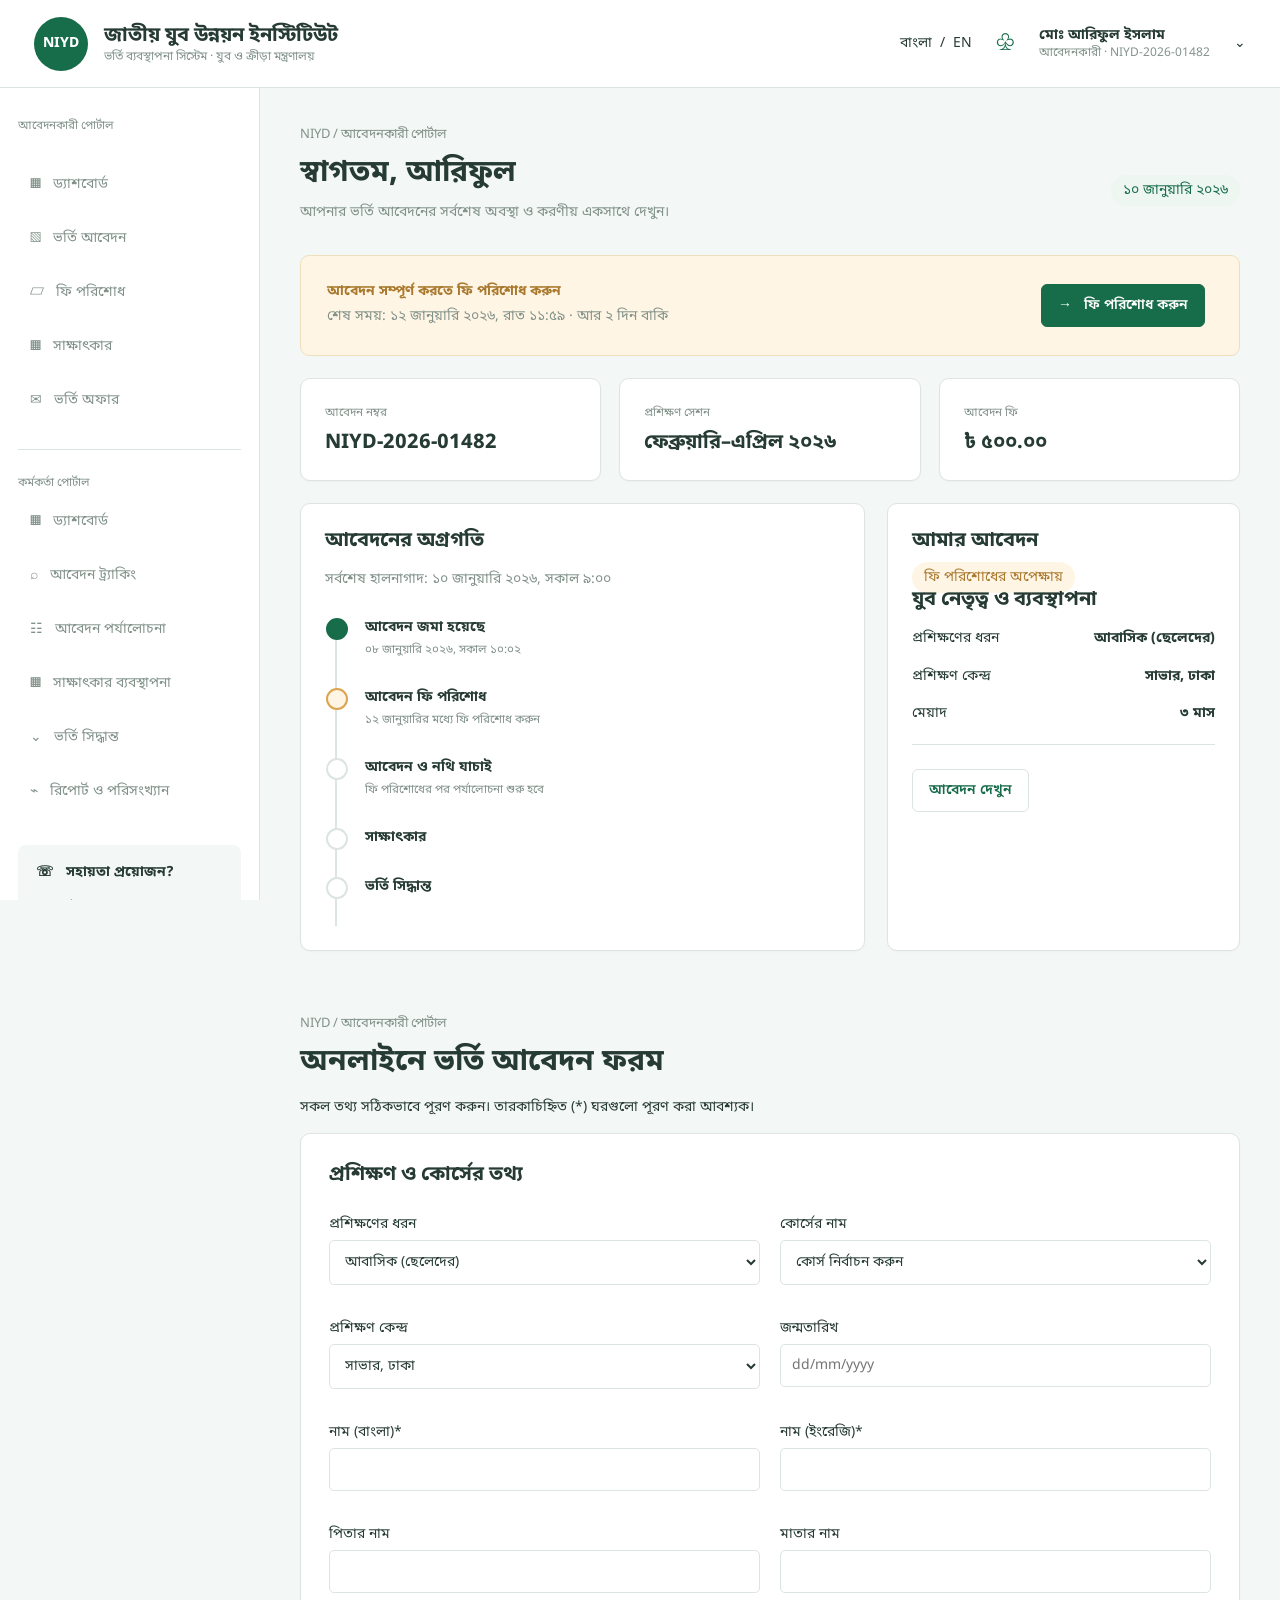
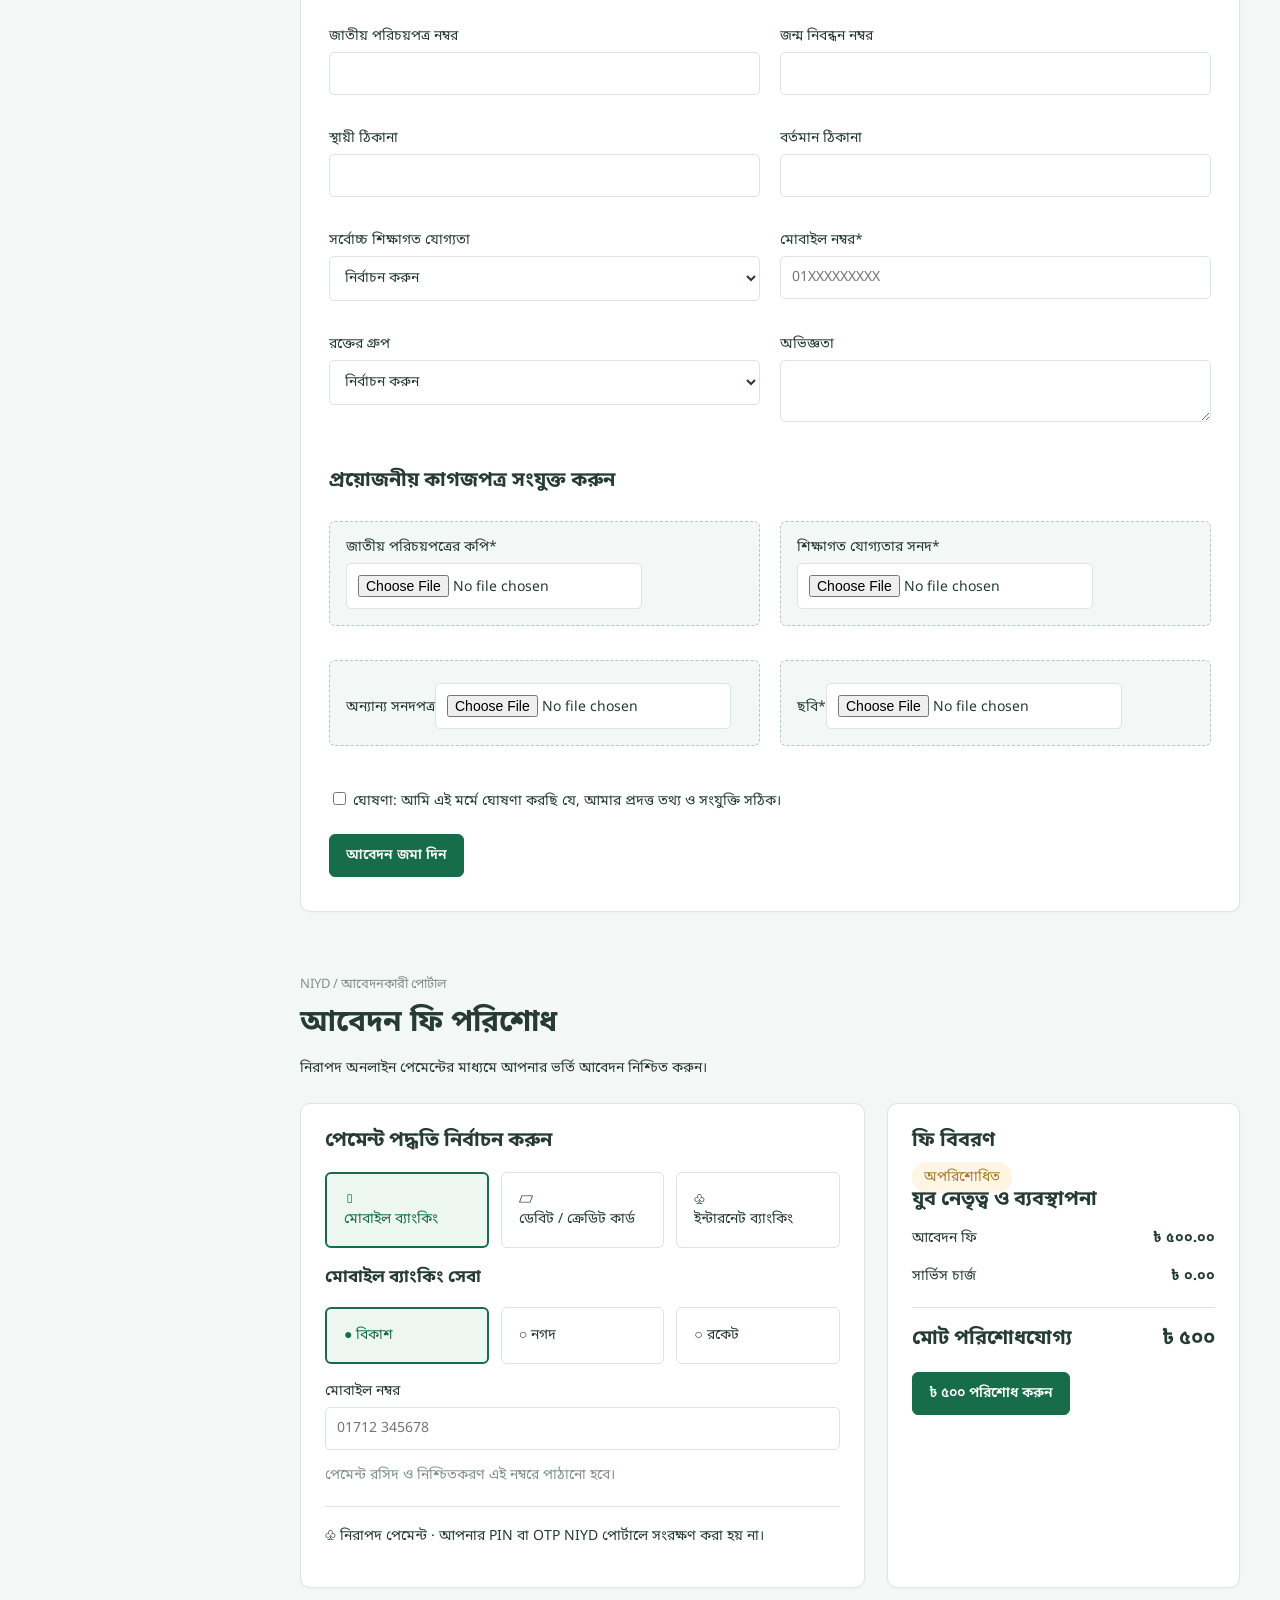
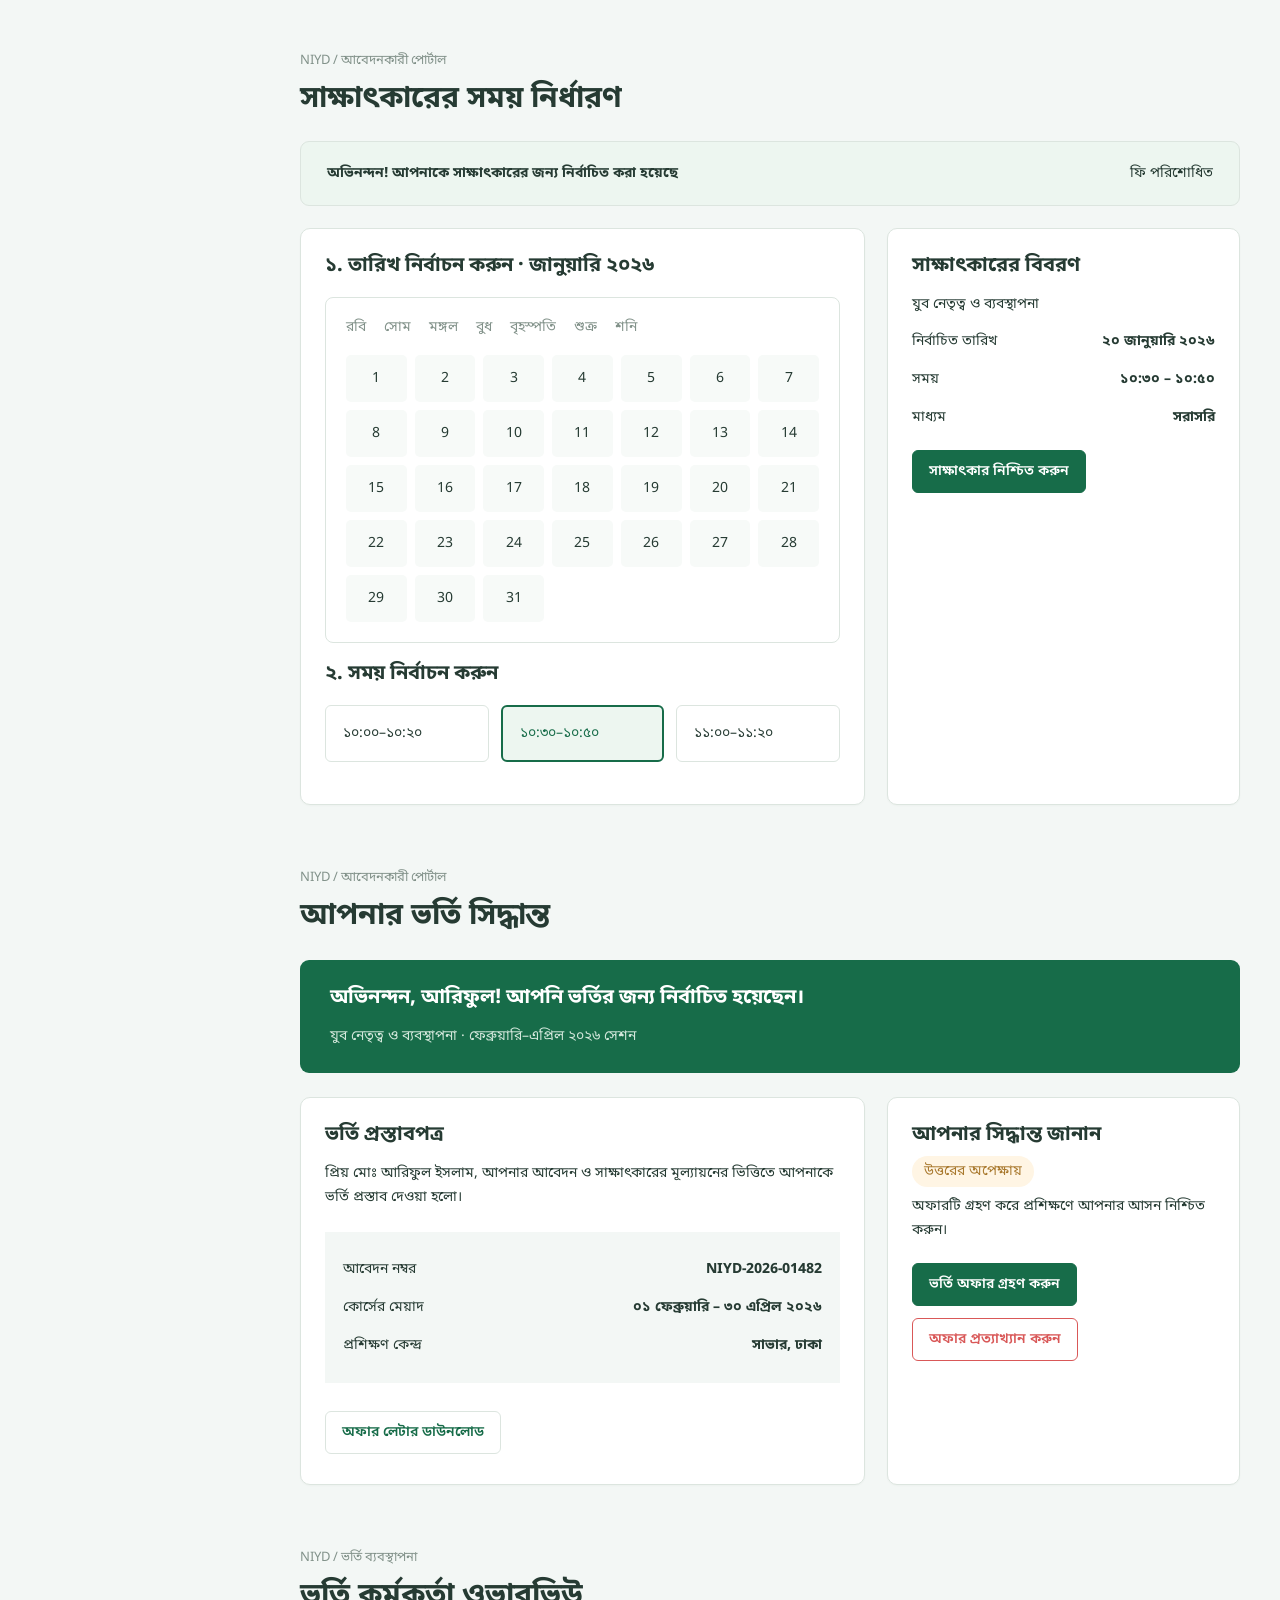
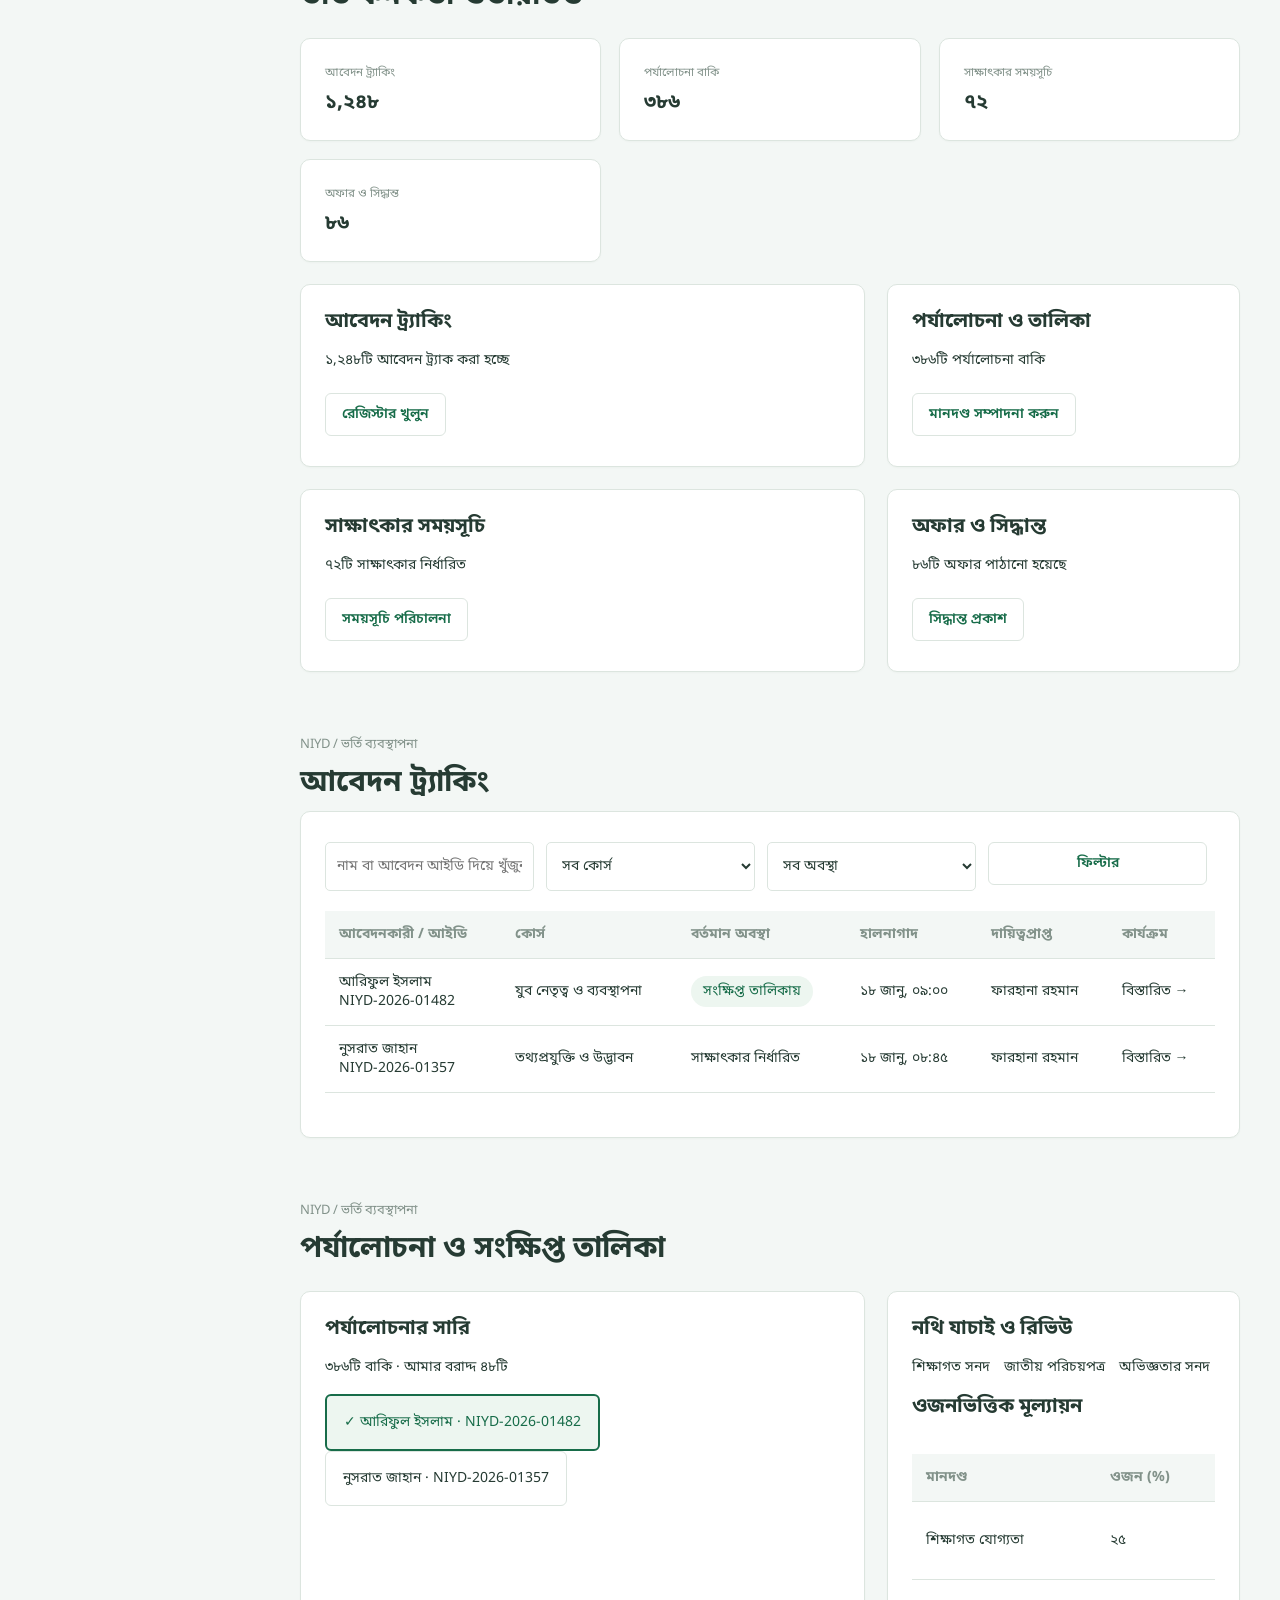
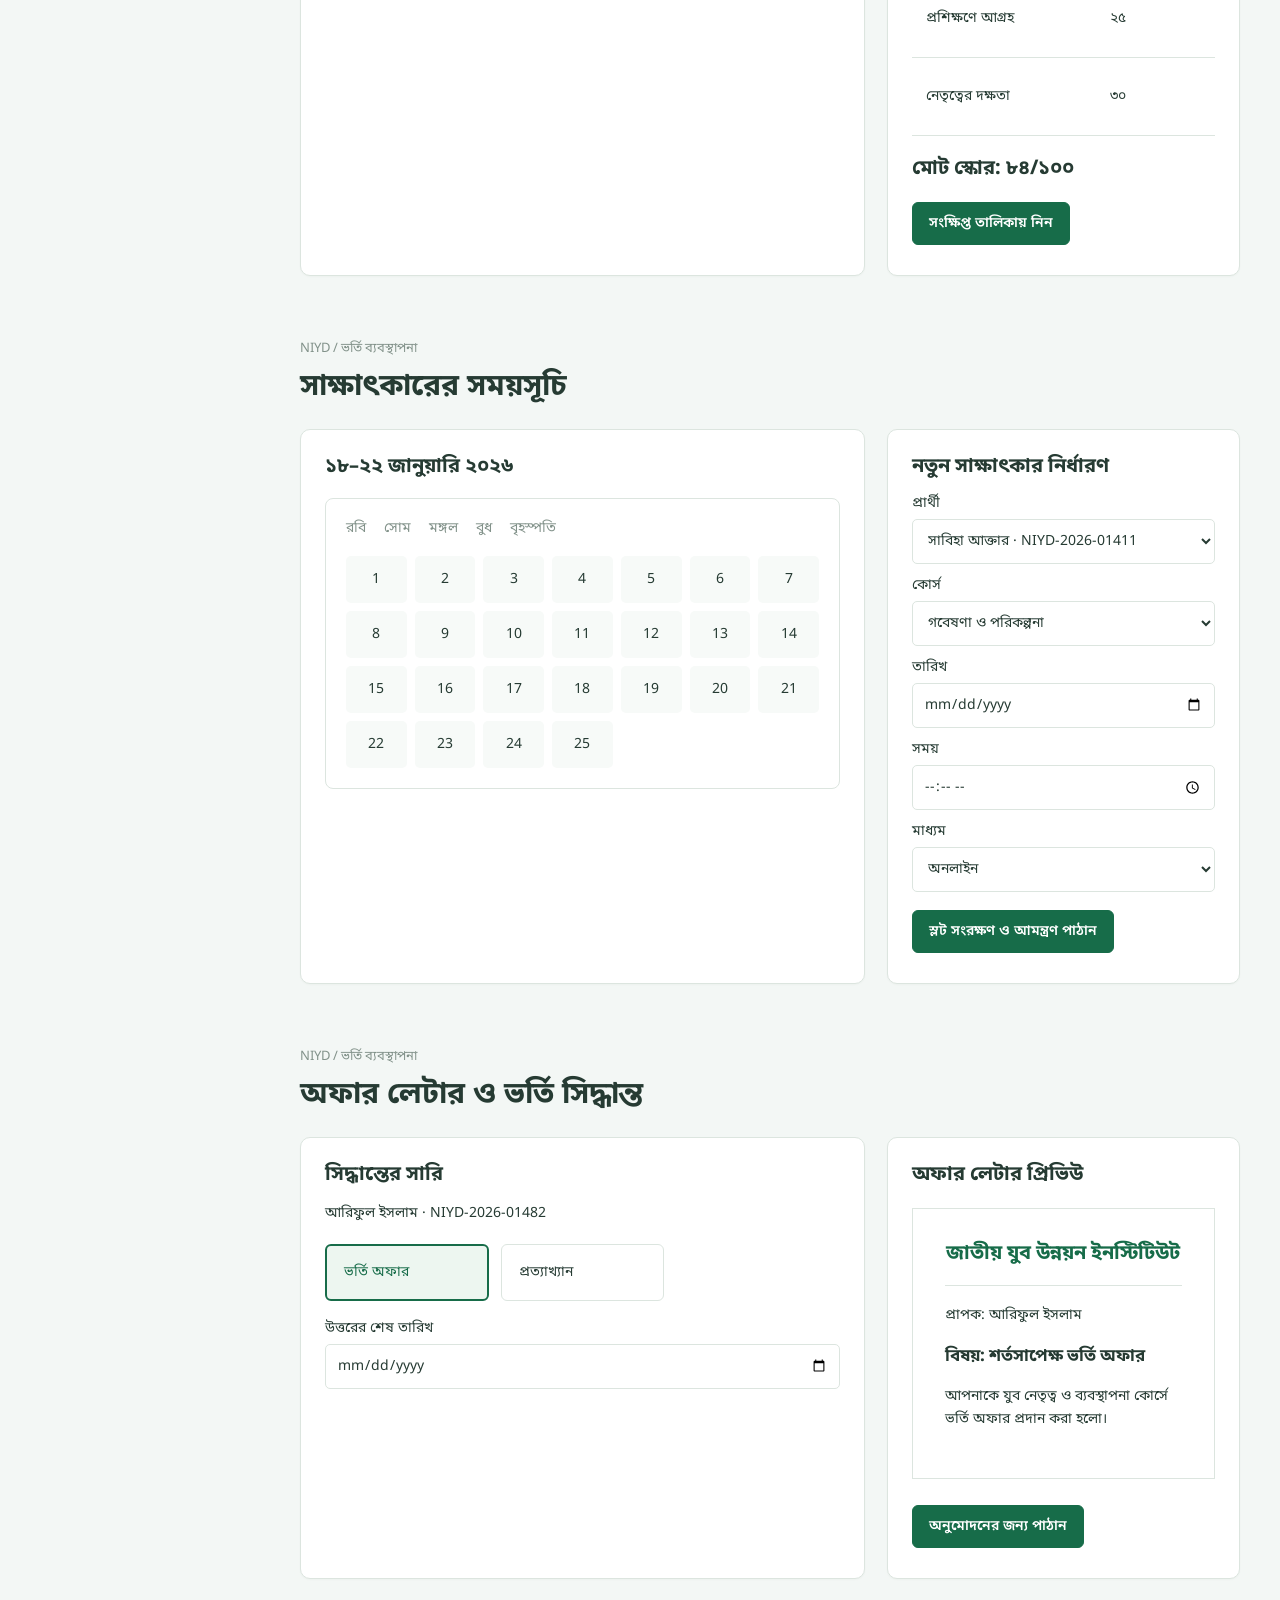
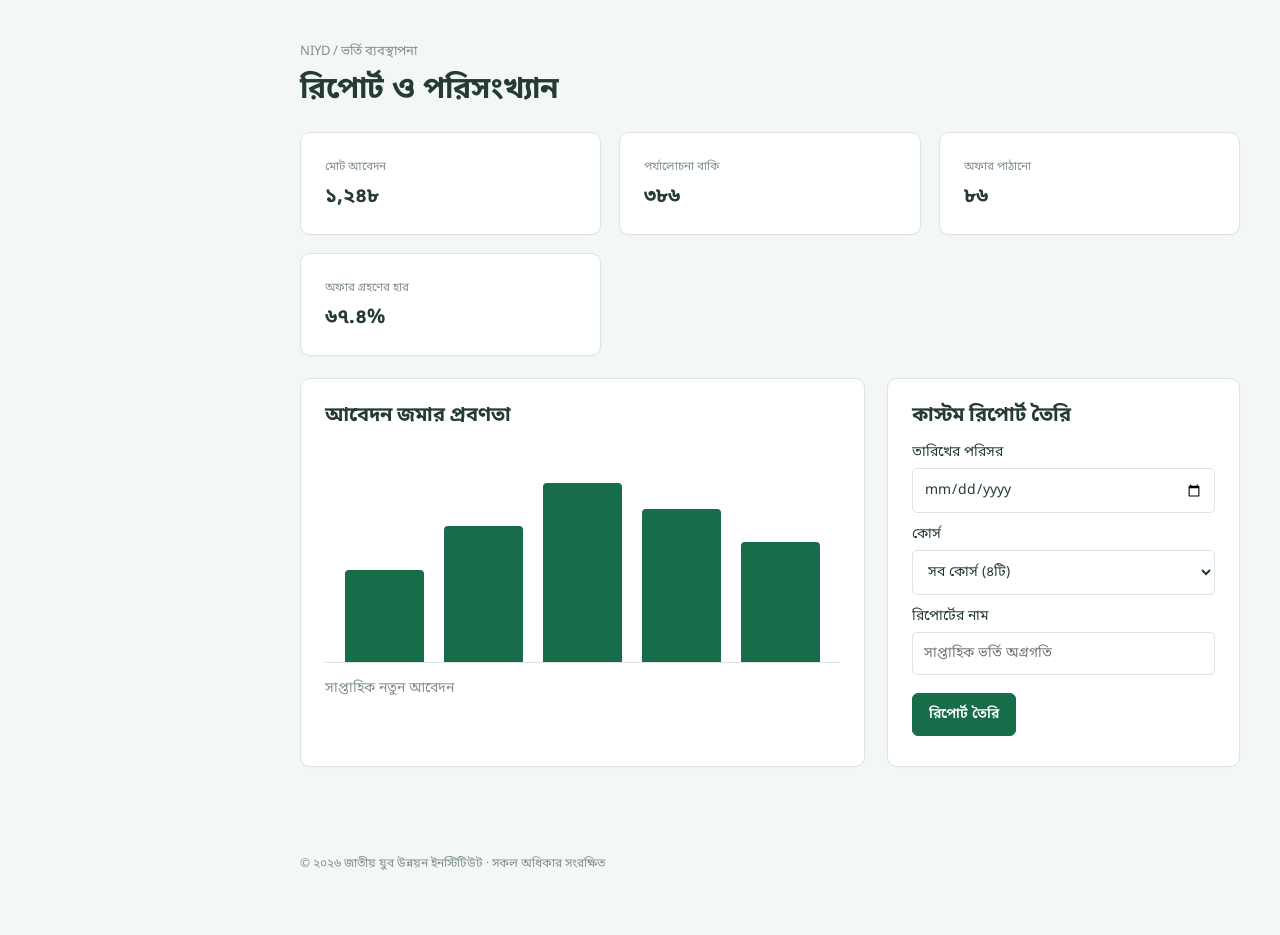
<file: index.html>
<!doctype html>
<html lang="bn">
<head>
  <meta charset="utf-8"><meta name="viewport" content="width=device-width, initial-scale=1">
  <title>NIYD Admission Management System</title>
  <link rel="stylesheet" href="styles.css">
  <link rel="preconnect" href="https://fonts.googleapis.com"><link rel="preconnect" href="https://fonts.gstatic.com" crossorigin>
  <link href="https://fonts.googleapis.com/css2?family=Noto+Sans+Bengali:wght@400;500;600;700;800&display=swap" rel="stylesheet">
</head>
<body>
<header class="topbar"><div class="brand"><span class="logo">NIYD</span><span><b>জাতীয় যুব উন্নয়ন ইনস্টিটিউট</b><small>ভর্তি ব্যবস্থাপনা সিস্টেম · যুব ও ক্রীড়া মন্ত্রণালয়</small></span></div><div class="top-actions"><span>বাংলা&nbsp; / &nbsp;EN</span><span class="bell">♧</span><span><b>মোঃ আরিফুল ইসলাম</b><small>আবেদনকারী · NIYD-2026-01482</small></span>⌄</div></header>
<aside class="sidebar"><small class="side-label">আবেদনকারী পোর্টাল</small><nav>
<a href="#applicant">▦ &nbsp; ড্যাশবোর্ড</a><a href="#application">▧ &nbsp; ভর্তি আবেদন</a><a href="#payment">▱ &nbsp; ফি পরিশোধ</a><a href="#interview">▦ &nbsp; সাক্ষাৎকার</a><a href="#offer">✉ &nbsp; ভর্তি অফার</a>
<hr><small class="side-label">কর্মকর্তা পোর্টাল</small><a href="#officer">▦ &nbsp; ড্যাশবোর্ড</a><a href="#tracking">⌕ &nbsp; আবেদন ট্র্যাকিং</a><a href="#review">☷ &nbsp; আবেদন পর্যালোচনা</a><a href="#schedule">▦ &nbsp; সাক্ষাৎকার ব্যবস্থাপনা</a><a href="#decisions">⌄ &nbsp; ভর্তি সিদ্ধান্ত</a><a href="#reports">⌁ &nbsp; রিপোর্ট ও পরিসংখ্যান</a></nav><div class="help"><b>☏ &nbsp; সহায়তা প্রয়োজন?</b><p>হেল্পলাইন: ০২-২২৩০৮০১২<br>রবি–বৃহস্পতিবার, ৯টা–৫টা</p></div><a class="logout" href="#">↪ &nbsp; লগ আউট</a></aside>
<main>
<section class="page" id="applicant"><div class="crumb">NIYD / আবেদনকারী পোর্টাল</div><div class="heading"><div><h1>স্বাগতম, আরিফুল</h1><p>আপনার ভর্তি আবেদনের সর্বশেষ অবস্থা ও করণীয় একসাথে দেখুন।</p></div><span class="pill">১০ জানুয়ারি ২০২৬</span></div><div class="alert amber"><div><b>আবেদন সম্পূর্ণ করতে ফি পরিশোধ করুন</b><p>শেষ সময়: ১২ জানুয়ারি ২০২৬, রাত ১১:৫৯ · আর ২ দিন বাকি</p></div><a class="button primary" href="#payment">→ &nbsp; ফি পরিশোধ করুন</a></div><div class="stats"><article class="card"><small>আবেদন নম্বর</small><h2>NIYD-2026-01482</h2></article><article class="card"><small>প্রশিক্ষণ সেশন</small><h2>ফেব্রুয়ারি–এপ্রিল ২০২৬</h2></article><article class="card"><small>আবেদন ফি</small><h2>৳ ৫০০.০০</h2></article></div><div class="columns"><article class="card"><h2>আবেদনের অগ্রগতি</h2><p class="muted">সর্বশেষ হালনাগাদ: ১০ জানুয়ারি ২০২৬, সকাল ৯:০০</p><ol class="timeline"><li class="done"><b>আবেদন জমা হয়েছে</b><small>০৮ জানুয়ারি ২০২৬, সকাল ১০:০২</small></li><li class="current"><b>আবেদন ফি পরিশোধ</b><small>১২ জানুয়ারির মধ্যে ফি পরিশোধ করুন</small></li><li><b>আবেদন ও নথি যাচাই</b><small>ফি পরিশোধের পর পর্যালোচনা শুরু হবে</small></li><li><b>সাক্ষাৎকার</b></li><li><b>ভর্তি সিদ্ধান্ত</b></li></ol></article><article class="card"><h2>আমার আবেদন</h2><span class="tag amber-tag">ফি পরিশোধের অপেক্ষায়</span><h2>যুব নেতৃত্ব ও ব্যবস্থাপনা</h2><p>প্রশিক্ষণের ধরন <b class="right">আবাসিক (ছেলেদের)</b></p><p>প্রশিক্ষণ কেন্দ্র <b class="right">সাভার, ঢাকা</b></p><p>মেয়াদ <b class="right">৩ মাস</b><hr><a class="button" href="#application">আবেদন দেখুন</a></article></div></section>
<section class="page" id="application"><div class="crumb">NIYD / আবেদনকারী পোর্টাল</div><h1>অনলাইনে ভর্তি আবেদন ফরম</h1><p>সকল তথ্য সঠিকভাবে পূরণ করুন। তারকাচিহ্নিত (*) ঘরগুলো পূরণ করা আবশ্যক।</p><article class="card form"><h2>প্রশিক্ষণ ও কোর্সের তথ্য</h2><div class="formgrid"><label>প্রশিক্ষণের ধরন<select><option>আবাসিক (ছেলেদের)</option><option>অনাবাসিক</option></select></label><label>কোর্সের নাম<select><option>কোর্স নির্বাচন করুন</option><option>যুব নেতৃত্ব ও ব্যবস্থাপনা</option></select></label><label>প্রশিক্ষণ কেন্দ্র<select><option>সাভার, ঢাকা</option></select></label><label>জন্মতারিখ<input placeholder="dd/mm/yyyy"></label><label>নাম (বাংলা)*<input></label><label>নাম (ইংরেজি)*<input></label><label>পিতার নাম<input></label><label>মাতার নাম<input></label><label>জাতীয় পরিচয়পত্র নম্বর<input></label><label>জন্ম নিবন্ধন নম্বর<input></label><label>স্থায়ী ঠিকানা<input></label><label>বর্তমান ঠিকানা<input></label><label>সর্বোচ্চ শিক্ষাগত যোগ্যতা<select><option>নির্বাচন করুন</option><option>স্নাতক</option></select></label><label>মোবাইল নম্বর*<input placeholder="01XXXXXXXXX"></label><label>রক্তের গ্রুপ<select><option>নির্বাচন করুন</option><option>O+</option></select></label><label>অভিজ্ঞতা<textarea></textarea></label></div><h2>প্রয়োজনীয় কাগজপত্র সংযুক্ত করুন</h2><div class="formgrid"><label class="upload">জাতীয় পরিচয়পত্রের কপি*<input type="file"></label><label class="upload">শিক্ষাগত যোগ্যতার সনদ*<input type="file"></label><label class="upload">অন্যান্য সনদপত্র<input type="file"></label><label class="upload">ছবি*<input type="file"></label></div><p><label><input type="checkbox"> ঘোষণা: আমি এই মর্মে ঘোষণা করছি যে, আমার প্রদত্ত তথ্য ও সংযুক্তি সঠিক।</label></p><button class="button primary">আবেদন জমা দিন</button></article></section>
<section class="page" id="payment"><div class="crumb">NIYD / আবেদনকারী পোর্টাল</div><h1>আবেদন ফি পরিশোধ</h1><p>নিরাপদ অনলাইন পেমেন্টের মাধ্যমে আপনার ভর্তি আবেদন নিশ্চিত করুন।</p><div class="columns"><article class="card"><h2>পেমেন্ট পদ্ধতি নির্বাচন করুন</h2><div class="choices"><button class="choice selected">▯<br>মোবাইল ব্যাংকিং</button><button class="choice">▱<br>ডেবিট / ক্রেডিট কার্ড</button><button class="choice">♧<br>ইন্টারনেট ব্যাংকিং</button></div><h3>মোবাইল ব্যাংকিং সেবা</h3><div class="choices"><button class="choice selected">● বিকাশ</button><button class="choice">○ নগদ</button><button class="choice">○ রকেট</button></div><label>মোবাইল নম্বর<input placeholder="01712 345678"></label><p class="muted">পেমেন্ট রসিদ ও নিশ্চিতকরণ এই নম্বরে পাঠানো হবে।</p><hr><p>♧ নিরাপদ পেমেন্ট · আপনার PIN বা OTP NIYD পোর্টালে সংরক্ষণ করা হয় না।</p></article><article class="card"><h2>ফি বিবরণ</h2><span class="tag amber-tag">অপরিশোধিত</span><h2>যুব নেতৃত্ব ও ব্যবস্থাপনা</h2><p>আবেদন ফি <b class="right">৳ ৫০০.০০</b></p><p>সার্ভিস চার্জ <b class="right">৳ ০.০০</b></p><hr><h2>মোট পরিশোধযোগ্য <b class="right green">৳ ৫০০</b></h2><button class="button primary">৳ ৫০০ পরিশোধ করুন</button></article></div></section>
<section class="page" id="interview"><div class="crumb">NIYD / আবেদনকারী পোর্টাল</div><h1>সাক্ষাৎকারের সময় নির্ধারণ</h1><div class="alert"><b>অভিনন্দন! আপনাকে সাক্ষাৎকারের জন্য নির্বাচিত করা হয়েছে</b><span class="right">ফি পরিশোধিত</span></div><div class="columns"><article class="card"><h2>১. তারিখ নির্বাচন করুন · জানুয়ারি ২০২৬</h2><div class="calendar">রবি　 সোম　 মঙ্গল　 বুধ　 বৃহস্পতি　 শুক্র　 শনি<div class="days">${Array.from({length:31},(_,i)=>`<button>${i+1}</button>`).join('')}</div></div><h2>২. সময় নির্বাচন করুন</h2><div class="choices"><button class="choice">১০:০০–১০:২০</button><button class="choice selected">১০:৩০–১০:৫০</button><button class="choice">১১:০০–১১:২০</button></div></article><article class="card"><h2>সাক্ষাৎকারের বিবরণ</h2><p>যুব নেতৃত্ব ও ব্যবস্থাপনা</p><p>নির্বাচিত তারিখ <b class="right">২০ জানুয়ারি ২০২৬</b></p><p>সময় <b class="right">১০:৩০ – ১০:৫০</b></p><p>মাধ্যম <b class="right">সরাসরি</b></p><button class="button primary">সাক্ষাৎকার নিশ্চিত করুন</button></article></div></section>
<section class="page" id="offer"><div class="crumb">NIYD / আবেদনকারী পোর্টাল</div><h1>আপনার ভর্তি সিদ্ধান্ত</h1><div class="banner"><h2>অভিনন্দন, আরিফুল! আপনি ভর্তির জন্য নির্বাচিত হয়েছেন।</h2><p>যুব নেতৃত্ব ও ব্যবস্থাপনা · ফেব্রুয়ারি–এপ্রিল ২০২৬ সেশন</p></div><div class="columns"><article class="card"><h2>ভর্তি প্রস্তাবপত্র</h2><p>প্রিয় মোঃ আরিফুল ইসলাম, আপনার আবেদন ও সাক্ষাৎকারের মূল্যায়নের ভিত্তিতে আপনাকে ভর্তি প্রস্তাব দেওয়া হলো।</p><div class="details"><p>আবেদন নম্বর <b class="right">NIYD-2026-01482</b></p><p>কোর্সের মেয়াদ <b class="right">০১ ফেব্রুয়ারি – ৩০ এপ্রিল ২০২৬</b></p><p>প্রশিক্ষণ কেন্দ্র <b class="right">সাভার, ঢাকা</b></p></div><button class="button">অফার লেটার ডাউনলোড</button></article><article class="card"><h2>আপনার সিদ্ধান্ত জানান</h2><span class="tag amber-tag">উত্তরের অপেক্ষায়</span><p>অফারটি গ্রহণ করে প্রশিক্ষণে আপনার আসন নিশ্চিত করুন।</p><button class="button primary">ভর্তি অফার গ্রহণ করুন</button><button class="button danger">অফার প্রত্যাখ্যান করুন</button></article></div></section>
<section class="page" id="officer"><div class="crumb">NIYD / ভর্তি ব্যবস্থাপনা</div><h1>ভর্তি কর্মকর্তা ওভারভিউ</h1><div class="stats"><article class="card"><small>আবেদন ট্র্যাকিং</small><h2>১,২৪৮</h2></article><article class="card"><small>পর্যালোচনা বাকি</small><h2>৩৮৬</h2></article><article class="card"><small>সাক্ষাৎকার সময়সূচি</small><h2>৭২</h2></article><article class="card"><small>অফার ও সিদ্ধান্ত</small><h2>৮৬</h2></article></div><div class="columns"><article class="card"><h2>আবেদন ট্র্যাকিং</h2><p>১,২৪৮টি আবেদন ট্র্যাক করা হচ্ছে</p><button class="button">রেজিস্টার খুলুন</button></article><article class="card"><h2>পর্যালোচনা ও তালিকা</h2><p>৩৮৬টি পর্যালোচনা বাকি</p><button class="button">মানদণ্ড সম্পাদনা করুন</button></article><article class="card"><h2>সাক্ষাৎকার সময়সূচি</h2><p>৭২টি সাক্ষাৎকার নির্ধারিত</p><button class="button">সময়সূচি পরিচালনা</button></article><article class="card"><h2>অফার ও সিদ্ধান্ত</h2><p>৮৬টি অফার পাঠানো হয়েছে</p><button class="button">সিদ্ধান্ত প্রকাশ</button></article></div></section>
<section class="page" id="tracking"><div class="crumb">NIYD / ভর্তি ব্যবস্থাপনা</div><h1>আবেদন ট্র্যাকিং</h1><article class="card"><div class="toolbar"><input placeholder="নাম বা আবেদন আইডি দিয়ে খুঁজুন"><select><option>সব কোর্স</option></select><select><option>সব অবস্থা</option></select><button class="button">ফিল্টার</button></div><div class="table-wrap"><table><tr><th>আবেদনকারী / আইডি</th><th>কোর্স</th><th>বর্তমান অবস্থা</th><th>হালনাগাদ</th><th>দায়িত্বপ্রাপ্ত</th><th>কার্যক্রম</th></tr><tr><td>আরিফুল ইসলাম<br>NIYD-2026-01482</td><td>যুব নেতৃত্ব ও ব্যবস্থাপনা</td><td><span class="tag">সংক্ষিপ্ত তালিকায়</span></td><td>১৮ জানু, ০৯:০০</td><td>ফারহানা রহমান</td><td>বিস্তারিত →</td></tr><tr><td>নুসরাত জাহান<br>NIYD-2026-01357</td><td>তথ্যপ্রযুক্তি ও উদ্ভাবন</td><td>সাক্ষাৎকার নির্ধারিত</td><td>১৮ জানু, ০৮:৪৫</td><td>ফারহানা রহমান</td><td>বিস্তারিত →</td></tr></table></div></article></section>
<section class="page" id="review"><div class="crumb">NIYD / ভর্তি ব্যবস্থাপনা</div><h1>পর্যালোচনা ও সংক্ষিপ্ত তালিকা</h1><div class="columns"><article class="card"><h2>পর্যালোচনার সারি</h2><p>৩৮৬টি বাকি · আমার বরাদ্দ ৪৮টি</p><button class="choice selected">✓ আরিফুল ইসলাম · NIYD-2026-01482</button><button class="choice">নুসরাত জাহান · NIYD-2026-01357</button></article><article class="card"><h2>নথি যাচাই ও রিভিউ</h2><p>শিক্ষাগত সনদ　জাতীয় পরিচয়পত্র　অভিজ্ঞতার সনদ</p><h2>ওজনভিত্তিক মূল্যায়ন</h2><div class="table-wrap"><table><tr><th>মানদণ্ড</th><th>ওজন (%)</th><th>প্রাপ্ত নম্বর</th></tr><tr><td>শিক্ষাগত যোগ্যতা</td><td>২৫</td><td><input value="২২"></td></tr><tr><td>প্রশিক্ষণে আগ্রহ</td><td>২৫</td><td><input value="২১"></td></tr><tr><td>নেতৃত্বের দক্ষতা</td><td>৩০</td><td><input value="২৬"></td></tr></table></div><h2 class="green">মোট স্কোর: ৮৪/১০০</h2><button class="button primary">সংক্ষিপ্ত তালিকায় নিন</button></article></div></section>
<section class="page" id="schedule"><div class="crumb">NIYD / ভর্তি ব্যবস্থাপনা</div><h1>সাক্ষাৎকারের সময়সূচি</h1><div class="columns"><article class="card"><h2>১৮–২২ জানুয়ারি ২০২৬</h2><div class="calendar">রবি　 সোম　 মঙ্গল　 বুধ　 বৃহস্পতি<div class="days">${Array.from({length:25},(_,i)=>`<button>${i+1}</button>`).join('')}</div></div></article><article class="card"><h2>নতুন সাক্ষাৎকার নির্ধারণ</h2><label>প্রার্থী<select><option>সাবিহা আক্তার · NIYD-2026-01411</option></select></label><label>কোর্স<select><option>গবেষণা ও পরিকল্পনা</option></select></label><label>তারিখ<input type="date"></label><label>সময়<input type="time"></label><label>মাধ্যম<select><option>অনলাইন</option><option>সরাসরি</option></select></label><button class="button primary">স্লট সংরক্ষণ ও আমন্ত্রণ পাঠান</button></article></div></section>
<section class="page" id="decisions"><div class="crumb">NIYD / ভর্তি ব্যবস্থাপনা</div><h1>অফার লেটার ও ভর্তি সিদ্ধান্ত</h1><div class="columns"><article class="card"><h2>সিদ্ধান্তের সারি</h2><p>আরিফুল ইসলাম · NIYD-2026-01482</p><div class="choices"><button class="choice selected">ভর্তি অফার</button><button class="choice">প্রত্যাখ্যান</button></div><label>উত্তরের শেষ তারিখ<input type="date"></label></article><article class="card"><h2>অফার লেটার প্রিভিউ</h2><div class="letter"><h2>জাতীয় যুব উন্নয়ন ইনস্টিটিউট</h2><hr><p>প্রাপক: আরিফুল ইসলাম</p><h3>বিষয়: শর্তসাপেক্ষ ভর্তি অফার</h3><p>আপনাকে যুব নেতৃত্ব ও ব্যবস্থাপনা কোর্সে ভর্তি অফার প্রদান করা হলো।</p></div><button class="button primary">অনুমোদনের জন্য পাঠান</button></article></div></section>
<section class="page" id="reports"><div class="crumb">NIYD / ভর্তি ব্যবস্থাপনা</div><h1>রিপোর্ট ও পরিসংখ্যান</h1><div class="stats"><article class="card"><small>মোট আবেদন</small><h2>১,২৪৮</h2></article><article class="card"><small>পর্যালোচনা বাকি</small><h2>৩৮৬</h2></article><article class="card"><small>অফার পাঠানো</small><h2>৮৬</h2></article><article class="card"><small>অফার গ্রহণের হার</small><h2>৬৭.৪%</h2></article></div><div class="columns"><article class="card"><h2>আবেদন জমার প্রবণতা</h2><div class="bars"><i style="height:42%"></i><i style="height:62%"></i><i style="height:82%"></i><i style="height:70%"></i><i style="height:55%"></i></div><p class="muted">সাপ্তাহিক নতুন আবেদন</p></article><article class="card"><h2>কাস্টম রিপোর্ট তৈরি</h2><label>তারিখের পরিসর<input type="date"></label><label>কোর্স<select><option>সব কোর্স (৪টি)</option></select></label><label>রিপোর্টের নাম<input placeholder="সাপ্তাহিক ভর্তি অগ্রগতি"></label><button class="button primary">রিপোর্ট তৈরি</button></article></div></section>
<footer>© ২০২৬ জাতীয় যুব উন্নয়ন ইনস্টিটিউট · সকল অধিকার সংরক্ষিত</footer></main>
<script>document.querySelectorAll('.days').forEach((grid,index)=>{const count=index===0?31:25;grid.replaceChildren(...Array.from({length:count},(_,i)=>{const day=document.createElement('button');day.type='button';day.textContent=i+1;day.addEventListener('click',()=>{grid.querySelectorAll('button').forEach(b=>b.classList.remove('selected'));day.classList.add('selected')});return day}))});</script>
</body></html>
</file>
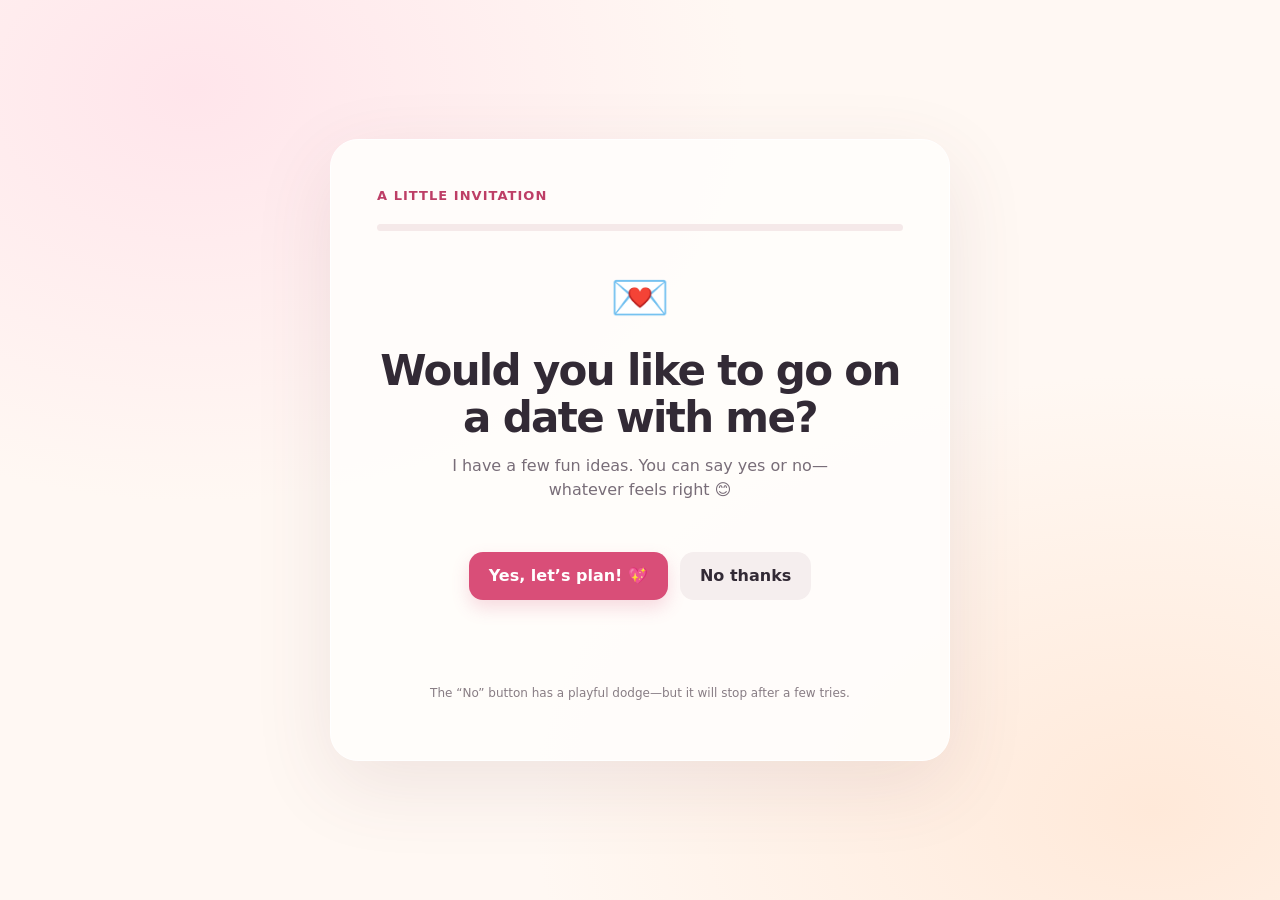
<file: date-invite-template.html>
<!doctype html>
<html lang="en">
<head>
  <meta charset="utf-8">
  <meta name="viewport" content="width=device-width, initial-scale=1">
  <meta name="theme-color" content="#fff8f3">
  <title>A little date idea</title>
  <style>
    :root {
      color-scheme: light;
      --ink: #322a35;
      --muted: #786d78;
      --pink: #d94e78;
      --pink-dark: #bd3e66;
      --paper: #fffdfb;
      --line: #f0e5e5;
      --soft: #fff1f3;
      --green: #287957;
    }
    * { box-sizing: border-box; }
    body {
      min-height: 100vh;
      margin: 0;
      display: grid;
      place-items: center;
      padding: 24px;
      color: var(--ink);
      background: radial-gradient(ellipse at 15% 10%, #ffe5eb 0, transparent 36%),
                  radial-gradient(ellipse at 90% 90%, #ffe9d9 0, transparent 38%), #fff8f3;
      font: 16px/1.5 system-ui, -apple-system, "Segoe UI", sans-serif;
    }
    button { font: inherit; }
    .card {
      width: min(100%, 620px);
      min-height: 440px;
      padding: clamp(24px, 6vw, 46px);
      overflow: hidden;
      border: 1px solid #fff;
      border-radius: 28px;
      background: color-mix(in srgb, var(--paper) 94%, transparent);
      box-shadow: 0 24px 80px #70404a1c;
    }
    .topline { display: flex; justify-content: space-between; align-items: center; gap: 16px; }
    .brand { color: var(--pink-dark); font-size: 13px; font-weight: 800; letter-spacing: .08em; text-transform: uppercase; }
    .step-label { color: var(--muted); font-size: 13px; }
    .progress { height: 7px; margin: 18px 0 30px; overflow: hidden; border-radius: 99px; background: #f5e9e9; }
    .progress > div { width: 0; height: 100%; border-radius: inherit; background: linear-gradient(90deg, #f49aaa, var(--pink)); transition: width .3s ease; }
    .hero-icon { margin: 8px 0 14px; font-size: 48px; }
    h1 { margin: 0; font-size: clamp(28px, 6vw, 42px); line-height: 1.12; letter-spacing: -.04em; }
    h2 { margin: 0; font-size: clamp(23px, 5vw, 32px); line-height: 1.2; letter-spacing: -.025em; }
    .sub { max-width: 440px; margin: 13px auto 0; color: var(--muted); }
    .center { text-align: center; }
    .invite-area { position: relative; display: flex; min-height: 100px; justify-content: center; align-items: center; gap: 12px; margin-top: 24px; }
    .btn {
      min-height: 48px; padding: 12px 20px; border: 0; border-radius: 14px;
      cursor: pointer; font-weight: 750; transition: transform .15s ease, background .15s ease, box-shadow .15s ease;
    }
    .btn:focus-visible, .choice:focus-visible { outline: 3px solid #3835a3; outline-offset: 3px; }
    .btn:hover { transform: translateY(-1px); }
    .primary { color: white; background: var(--pink); box-shadow: 0 8px 18px #d94e7833; }
    .primary:hover { background: var(--pink-dark); }
    .secondary { color: var(--ink); background: #f5eeee; }
    #noBtn { z-index: 2; }
    .note { min-height: 24px; margin-top: 14px; color: var(--green); font-weight: 650; }
    .question { margin-bottom: 9px; }
    .choices { display: grid; grid-template-columns: repeat(2, minmax(0, 1fr)); gap: 12px; margin-top: 24px; }
    .choice {
      min-height: 82px; padding: 15px; border: 1px solid var(--line); border-radius: 17px;
      color: var(--ink); background: white; text-align: left; cursor: pointer;
      transition: border-color .15s ease, background .15s ease, transform .15s ease;
    }
    .choice:hover { transform: translateY(-2px); border-color: #ed9aad; }
    .choice.selected { border: 2px solid var(--pink); background: var(--soft); }
    .choice .emoji { display: block; margin-bottom: 7px; font-size: 25px; }
    .choice .name { display: block; font-weight: 750; }
    .choice .detail { display: block; margin-top: 3px; color: var(--muted); font-size: 13px; }
    .nav { display: flex; justify-content: space-between; align-items: center; gap: 12px; margin-top: 26px; }
    .nav-right { display: flex; gap: 10px; margin-left: auto; }
    .text-btn { padding: 10px 12px; border: 0; color: var(--muted); background: transparent; cursor: pointer; font-weight: 650; }
    .recap { display: grid; gap: 9px; margin: 24px 0; padding: 18px; border-radius: 18px; background: #fff3f4; }
    .recap-row { display: flex; justify-content: space-between; gap: 16px; padding-bottom: 8px; border-bottom: 1px solid #f2dfe3; }
    .recap-row:last-child { padding-bottom: 0; border: 0; }
    .recap-row span:first-child { color: var(--muted); }
    .recap-row strong { text-align: right; }
    .footer-note { margin-top: 20px; color: #887d84; font-size: 12px; text-align: center; }
    .hidden { display: none !important; }
    @media (max-width: 480px) {
      body { padding: 12px; }
      .card { min-height: 0; padding: 24px 19px; border-radius: 22px; }
      .choices { grid-template-columns: 1fr; gap: 9px; }
      .choice { min-height: 68px; }
      .recap-row { flex-direction: column; gap: 2px; }
      .recap-row strong { text-align: left; }
    }
    @media (prefers-reduced-motion: reduce) { *, *::before, *::after { scroll-behavior: auto !important; transition-duration: .01ms !important; } }
  </style>
</head>
<body>
  <main class="card" aria-live="polite">
    <div class="topline">
      <span class="brand">A little invitation</span>
      <span class="step-label" id="stepLabel"></span>
    </div>
    <div class="progress" aria-hidden="true"><div id="progressBar"></div></div>

    <section id="inviteScreen" class="center">
      <div class="hero-icon" aria-hidden="true">💌</div>
      <h1 id="inviteTitle">Would you like to go on a date with me?</h1>
      <p class="sub">I have a few fun ideas. You can say yes or no—whatever feels right 😊</p>
      <div class="invite-area" id="inviteArea">
        <button class="btn primary" id="yesBtn">Yes, let’s plan! 💖</button>
        <button class="btn secondary" id="noBtn">No thanks</button>
      </div>
      <div class="note" id="inviteNote" role="status"></div>
      <p class="footer-note">The “No” button has a playful dodge—but it will stop after a few tries.</p>
    </section>

    <section id="plannerScreen" class="hidden">
      <div class="hero-icon" id="stepEmoji" aria-hidden="true">🍽️</div>
      <h2 class="question" id="stepTitle"></h2>
      <p class="sub" id="stepSubtitle"></p>
      <div class="choices" id="choices"></div>
      <div class="nav">
        <button class="text-btn" id="backBtn">← Back</button>
        <div class="nav-right">
          <button class="btn secondary" id="skipBtn">Skip</button>
          <button class="btn primary" id="nextBtn">Next →</button>
        </div>
      </div>
    </section>

    <section id="recapScreen" class="hidden center">
      <div class="hero-icon" aria-hidden="true">✨</div>
      <h2>Our date idea</h2>
      <p class="sub">Here’s the plan we picked. We can still change anything.</p>
      <div class="recap" id="recap"></div>
      <div class="nav">
        <button class="text-btn" id="editBtn">← Edit choices</button>
        <div class="nav-right">
          <button class="btn secondary" id="copyBtn">Copy plan</button>
          <button class="btn primary" id="restartBtn">Start again</button>
        </div>
      </div>
      <div class="note" id="recapNote" role="status"></div>
    </section>
  </main>

  <script>
    // Customize the invite text and the choices below.
    const inviteText = "Would you like to go on a date with me?";
    const steps = [
      { key: "activity", emoji: "🎡", title: "What should we do?", subtitle: "Pick the kind of outing that sounds fun.", options: [
        ["🎬", "Movie night", "A cozy film and snacks"], ["🌳", "Park stroll", "Fresh air and a relaxed walk"], ["🎮", "Arcade", "Games, laughs, and friendly competition"], ["🖼️", "Explore", "A museum, market, or somewhere new"]
      ]},
      { key: "food", emoji: "🍜", title: "What should we eat?", subtitle: "Every good date needs something tasty.", options: [
        ["🍕", "Pizza", "Classic and easy"], ["🍣", "Sushi", "A little bit of everything"], ["🌮", "Tacos", "Casual and delicious"], ["☕", "Coffee & dessert", "A sweet, low-key date"]
      ]},
      { key: "when", emoji: "📅", title: "When works for you?", subtitle: "Choose a time that feels comfortable.", options: [
        ["☀️", "Weekend afternoon", "No rush, plenty of daylight"], ["🌆", "Friday evening", "Start the weekend together"], ["🗓️", "Pick a day together", "We can decide later"], ["💬", "Ask me first", "Let’s check our calendars"]
      ]},
      { key: "vibe", emoji: "👟", title: "What’s the vibe?", subtitle: "No dress code—just what feels like you.", options: [
        ["🧸", "Cozy casual", "Comfort comes first"], ["✨", "Dress up a little", "Make it feel special"], ["🌿", "Whatever feels right", "We’ll keep it easy"], ["🎨", "Surprise me", "I’m open to ideas"]
      ]},
      { key: "dessert", emoji: "🍦", title: "Save room for dessert?", subtitle: "Optional, but there are good choices.", options: [
        ["🍦", "Ice cream", "A classic treat"], ["🍰", "Cake", "One slice to share—or two"], ["🧋", "Boba", "A drink and a walk"], ["🌟", "Let’s see later", "No pressure"]
      ]},
      { key: "music", emoji: "🎶", title: "One last detail: music?", subtitle: "For the drive, the walk, or wherever we end up.", options: [
        ["🎧", "Share playlists", "A little music swap"], ["🎤", "Sing-along", "Bad singing encouraged"], ["🌙", "Keep it quiet", "Let’s just talk"], ["🎲", "You choose", "I’m easy"]
      ]}
    ];

    const answers = {};
    let current = 0;
    let dodges = 0;
    const $ = (selector) => document.querySelector(selector);
    const inviteScreen = $("#inviteScreen");
    const plannerScreen = $("#plannerScreen");
    const recapScreen = $("#recapScreen");
    $("#inviteTitle").textContent = inviteText;

    function showScreen(screen) {
      [inviteScreen, plannerScreen, recapScreen].forEach((item) => item.classList.add("hidden"));
      screen.classList.remove("hidden");
      window.scrollTo({ top: 0, behavior: "smooth" });
    }

    function updateProgress() {
      const percent = current === steps.length ? 100 : Math.round((current / steps.length) * 100);
      $("#progressBar").style.width = `${percent}%`;
      $("#stepLabel").textContent = current === 0 ? "" : current === steps.length ? "Plan ready" : `Step ${current} of ${steps.length}`;
    }

    function renderStep() {
      const step = steps[current];
      $("#stepEmoji").textContent = step.emoji;
      $("#stepTitle").textContent = step.title;
      $("#stepSubtitle").textContent = step.subtitle;
      $("#choices").replaceChildren(...step.options.map(([emoji, name, detail]) => {
        const button = document.createElement("button");
        button.type = "button";
        button.className = "choice" + (answers[step.key] === name ? " selected" : "");
        button.setAttribute("aria-pressed", answers[step.key] === name ? "true" : "false");
        button.innerHTML = `<span class="emoji">${emoji}</span><span class="name"></span><span class="detail"></span>`;
        button.querySelector(".name").textContent = name;
        button.querySelector(".detail").textContent = detail;
        button.addEventListener("click", () => {
          answers[step.key] = name;
          renderStep();
        });
        return button;
      }));
      $("#backBtn").classList.toggle("hidden", current === 0);
      $("#nextBtn").textContent = current === steps.length - 1 ? "See our plan ✨" : "Next →";
      updateProgress();
    }

    function renderRecap() {
      const labels = { activity: "Activity", food: "Food", when: "When", vibe: "Vibe", dessert: "Dessert", music: "Music" };
      $("#recap").replaceChildren(...steps.map((step) => {
        const row = document.createElement("div");
        row.className = "recap-row";
        const label = document.createElement("span");
        const value = document.createElement("strong");
        label.textContent = labels[step.key];
        value.textContent = answers[step.key] || "We’ll decide together";
        row.append(label, value);
        return row;
      }));
      current = steps.length;
      updateProgress();
    }

    function moveNoButton(event) {
      if (dodges >= 4) return;
      // On touch screens, move on the first tap; later taps can select No.
      if (event && event.pointerType === "touch" && dodges > 0) return;
      const area = $("#inviteArea");
      const maxX = Math.max(0, area.clientWidth - $("#noBtn").offsetWidth);
      const maxY = Math.max(0, area.clientHeight - $("#noBtn").offsetHeight);
      $("#noBtn").style.position = "absolute";
      $("#noBtn").style.left = `${Math.random() * maxX}px`;
      $("#noBtn").style.top = `${Math.random() * maxY}px`;
      dodges++;
      if (dodges === 4) $("#inviteNote").textContent = "Okay, no more dodging. Your answer is yours 💚";
    }

    $("#noBtn").addEventListener("pointerenter", moveNoButton);
    $("#noBtn").addEventListener("pointerdown", (event) => {
      if (event.pointerType === "touch" && dodges < 4) {
        event.preventDefault();
        moveNoButton(event);
      }
    });
    $("#noBtn").addEventListener("click", () => {
      if (dodges < 4) return;
      $("#inviteNote").textContent = "No worries—thanks for letting me know 💚";
    });
    $("#yesBtn").addEventListener("click", () => {
      current = 0;
      renderStep();
      showScreen(plannerScreen);
    });
    $("#backBtn").addEventListener("click", () => {
      if (current > 0) current--;
      renderStep();
    });
    $("#nextBtn").addEventListener("click", () => {
      if (current < steps.length - 1) {
        current++;
        renderStep();
      } else {
        renderRecap();
        showScreen(recapScreen);
      }
    });
    $("#skipBtn").addEventListener("click", () => {
      current = Math.min(current + 1, steps.length - 1);
      renderStep();
    });
    $("#editBtn").addEventListener("click", () => {
      current = 0;
      renderStep();
      showScreen(plannerScreen);
    });
    $("#restartBtn").addEventListener("click", () => {
      Object.keys(answers).forEach((key) => delete answers[key]);
      current = 0;
      $("#recapNote").textContent = "";
      $("#inviteNote").textContent = "";
      $("#noBtn").style.cssText = "";
      dodges = 0;
      updateProgress();
      showScreen(inviteScreen);
    });
    $("#copyBtn").addEventListener("click", async () => {
      const summary = steps.map((step) => `${step.title} ${answers[step.key] || "We’ll decide together"}`).join("\n");
      try {
        await navigator.clipboard.writeText(`Our date idea 💌\n${summary}`);
        $("#recapNote").textContent = "Plan copied!";
      } catch {
        $("#recapNote").textContent = "Copy isn’t available here—select the choices above to share them.";
      }
    });
    updateProgress();
  </script>
</body>
</html>
</file>
<file: styles.css>
:root{--green:#176c49;--green2:#27865e;--ink:#263b33;--muted:#82928a;--line:#dce5df;--bg:#f3f7f5;--pale:#edf6f0;--amber:#fff5e4;--amber-ink:#a9792e;--red:#d95858}*{box-sizing:border-box}html{scroll-behavior:smooth;scroll-padding-top:92px}body{margin:0;background:var(--bg);color:var(--ink);font-family:'Noto Sans Bengali',Arial,sans-serif;font-size:14px}.topbar{height:88px;position:fixed;z-index:3;inset:0 0 auto;background:#fff;border-bottom:1px solid var(--line);display:flex;align-items:center;justify-content:space-between;padding:0 34px}.brand,.top-actions{display:flex;align-items:center;gap:16px}.brand b{font-size:20px}.brand small,.top-actions small{display:block;color:var(--muted);font-size:12px}.logo{display:grid;place-items:center;background:var(--green);color:#fff;width:54px;height:54px;border-radius:50%;font-weight:700}.top-actions{gap:24px}.bell{font-size:24px;color:var(--green)}.sidebar{position:fixed;top:88px;bottom:0;left:0;width:260px;background:#fff;border-right:1px solid var(--line);padding:28px 18px;overflow:auto}.side-label{color:var(--muted)}nav{display:grid;gap:7px;margin-top:26px}nav a,.logout{color:var(--muted);text-decoration:none;padding:14px 12px;border-radius:6px}nav a:hover,nav a:focus{background:var(--pale);color:var(--green)}hr{border:0;border-top:1px solid var(--line);margin:18px 0}.help{margin-top:30px;background:var(--bg);padding:18px;border-radius:8px}.help p{color:var(--muted);line-height:1.8}.logout{display:block;margin-top:18px}main{margin:88px 0 0 260px;padding:38px 40px;max-width:1600px}.page{margin:0 auto 64px;max-width:1360px}.crumb{color:var(--muted);font-size:13px;margin-bottom:10px}h1{font-size:30px;margin:0 0 8px}h2{font-size:20px;margin:0 0 14px}h3{font-size:17px}p{line-height:1.7}.muted,small{color:var(--muted)}.heading{display:flex;align-items:center;justify-content:space-between;margin-bottom:26px}.heading p{margin:4px 0;color:var(--muted)}.pill,.tag{background:var(--pale);color:var(--green);border-radius:99px;padding:6px 12px;white-space:nowrap}.amber-tag{background:var(--amber);color:var(--amber-ink)}.card{background:white;border:1px solid var(--line);border-radius:10px;padding:24px;box-shadow:0 1px 2px #193b2a08}.alert{display:flex;justify-content:space-between;align-items:center;background:var(--pale);border:1px solid var(--line);border-radius:9px;padding:22px 26px;margin:22px 0}.alert p{margin:4px 0 0;color:var(--muted)}.amber{background:var(--amber);color:var(--amber-ink);border-color:#f0dfbd}.stats{display:grid;grid-template-columns:repeat(3,1fr);gap:18px;margin:22px 0}.stats h2{margin:8px 0 0}.columns{display:grid;grid-template-columns:minmax(0,1.6fr) minmax(280px,1fr);gap:22px;margin:22px 0}.columns>.card{min-width:0}.right{float:right}.timeline{list-style:none;padding:0;margin:26px 0 0 10px;border-left:2px solid var(--line)}.timeline li{position:relative;padding:0 0 30px 28px}.timeline li:before{content:'';position:absolute;left:-11px;top:0;width:18px;height:18px;border:2px solid var(--line);border-radius:50%;background:#fff}.timeline li.done:before,.timeline li.current:before{border-color:var(--green);background:var(--green)}.timeline li.current:before{background:var(--amber);border-color:#dda34e}.timeline small{display:block;margin-top:5px}.button{display:inline-flex;align-items:center;justify-content:center;text-decoration:none;border:1px solid var(--line);background:#fff;color:var(--green);padding:11px 16px;border-radius:6px;font:inherit;font-weight:600;cursor:pointer;margin:6px 8px 6px 0}.primary{background:var(--green);color:white;border-color:var(--green)}.danger{color:var(--red);border-color:var(--red)}.banner{background:var(--green);color:#fff;padding:25px 30px;border-radius:9px;margin:24px 0}.banner p{color:#d4e8dc;margin:0}.details{background:var(--bg);padding:12px 18px;margin:22px 0}label{display:block;margin:12px 0;color:var(--ink)}input,select,textarea{font:inherit;color:var(--ink);background:#fff;border:1px solid var(--line);border-radius:5px;padding:11px;width:100%;margin-top:6px}input[type=checkbox],input[type=file]{width:auto}.form{padding:28px}.formgrid{display:grid;grid-template-columns:repeat(2,minmax(0,1fr));gap:10px 20px;margin:15px 0 28px}.upload{background:var(--bg);border:1px dashed #b7c9bd;border-radius:6px;padding:16px}.choices{display:grid;grid-template-columns:repeat(3,1fr);gap:12px;margin:18px 0}.choice{border:1px solid var(--line);background:white;color:var(--ink);border-radius:6px;padding:17px;text-align:left;font:inherit;cursor:pointer}.selected{border:2px solid var(--green);background:var(--pale);color:var(--green)}.calendar{border:1px solid var(--line);padding:20px;border-radius:8px;color:var(--muted);margin:18px 0}.days{display:grid;grid-template-columns:repeat(7,1fr);gap:8px;margin-top:18px}.days button{padding:14px 4px;border:0;background:#f7faf8;border-radius:5px;color:var(--ink);font:inherit}.days button:hover{background:var(--green);color:white}.table-wrap{overflow:auto}table{width:100%;border-collapse:collapse;margin:20px 0;min-width:650px}td,th{text-align:left;padding:14px;border-bottom:1px solid var(--line)}th{color:var(--muted);background:var(--bg)}.toolbar{display:flex;gap:12px}.toolbar>*{flex:1}.letter{border:1px solid var(--line);padding:32px;margin:20px 0;min-height:270px}.letter h2{text-align:center;color:var(--green)}.bars{height:220px;display:flex;align-items:end;gap:20px;border-bottom:1px solid var(--line);padding:0 20px}.bars i{display:block;flex:1;background:var(--green);border-radius:4px 4px 0 0}footer{color:var(--muted);font-size:12px;padding:25px 0}@media(max-width:1000px){.sidebar{width:210px}main{margin-left:210px;padding:30px 24px}.columns{grid-template-columns:1fr}.stats{grid-template-columns:repeat(2,1fr)}}@media(max-width:680px){.topbar{height:70px;padding:0 14px}.brand b{font-size:15px}.brand small,.top-actions>span:first-child,.top-actions .bell{display:none}.logo{width:42px;height:42px}.top-actions{gap:8px;font-size:12px}.sidebar{position:sticky;top:70px;width:auto;height:auto;padding:8px;background:#fff;z-index:2;border-bottom:1px solid var(--line)}.sidebar .side-label,.sidebar .help,.sidebar .logout,nav hr{display:none}nav{display:flex;overflow:auto;margin:0;gap:4px}nav a{white-space:nowrap;padding:10px;font-size:12px}main{margin:0;padding:24px 14px}.heading{align-items:flex-start;gap:10px}h1{font-size:24px}.stats{grid-template-columns:1fr}.formgrid{grid-template-columns:1fr}.alert{align-items:flex-start;gap:10px;flex-direction:column}.toolbar{flex-direction:column}.choices{gap:6px}.choice{padding:12px 8px;font-size:12px}.columns{gap:14px}.card{padding:18px}}
</file>
